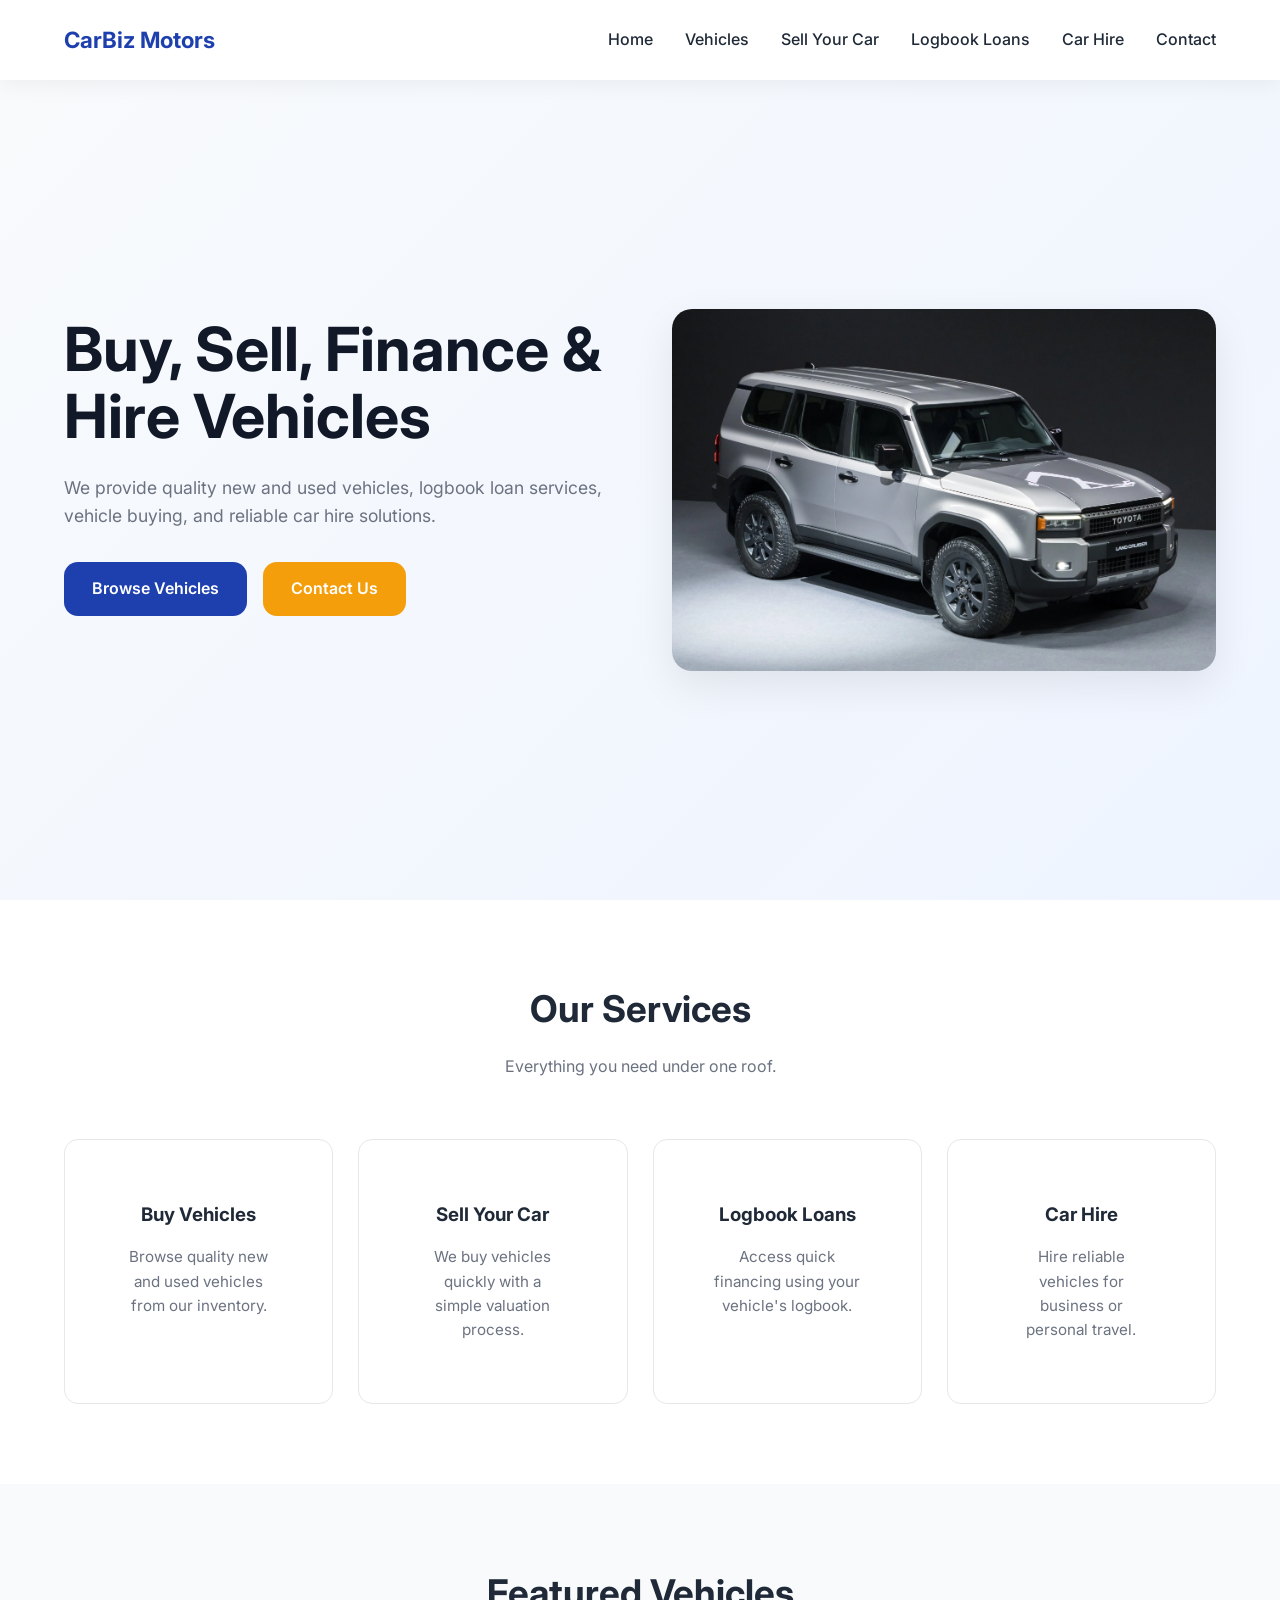
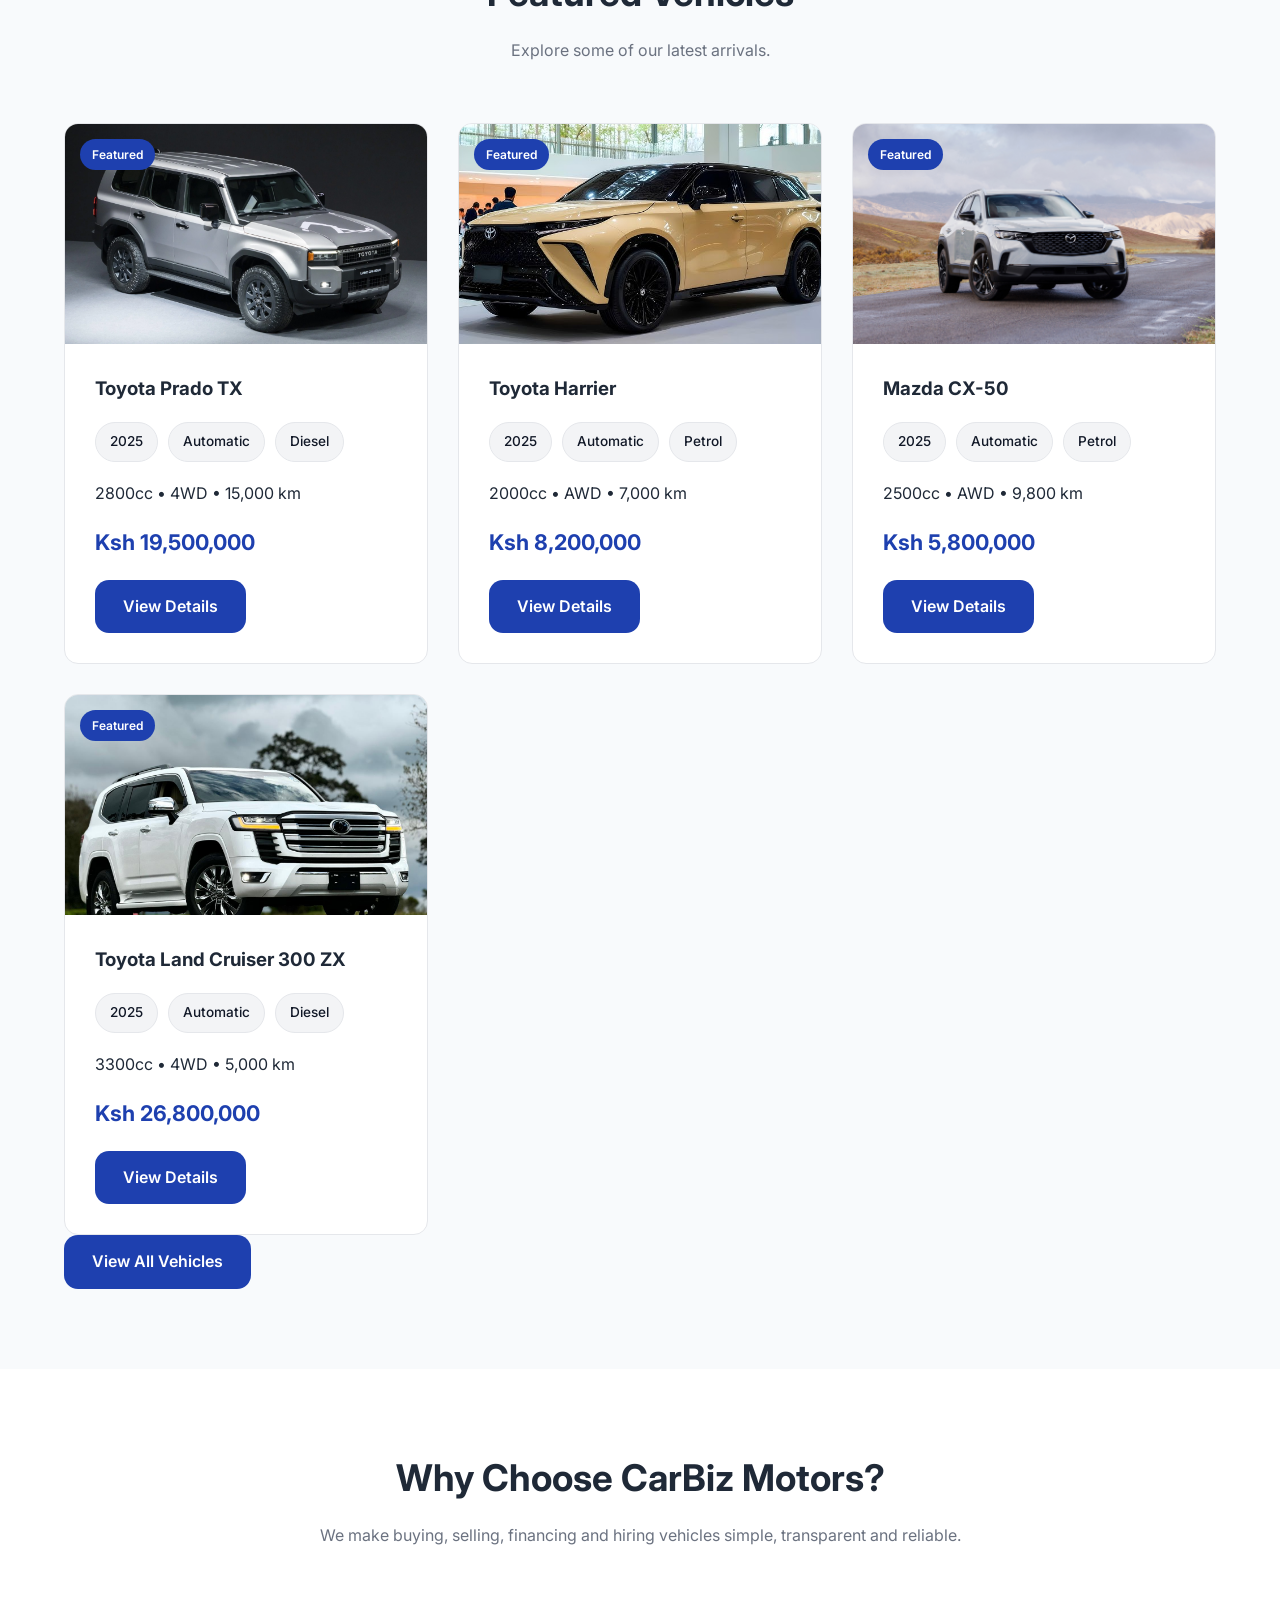
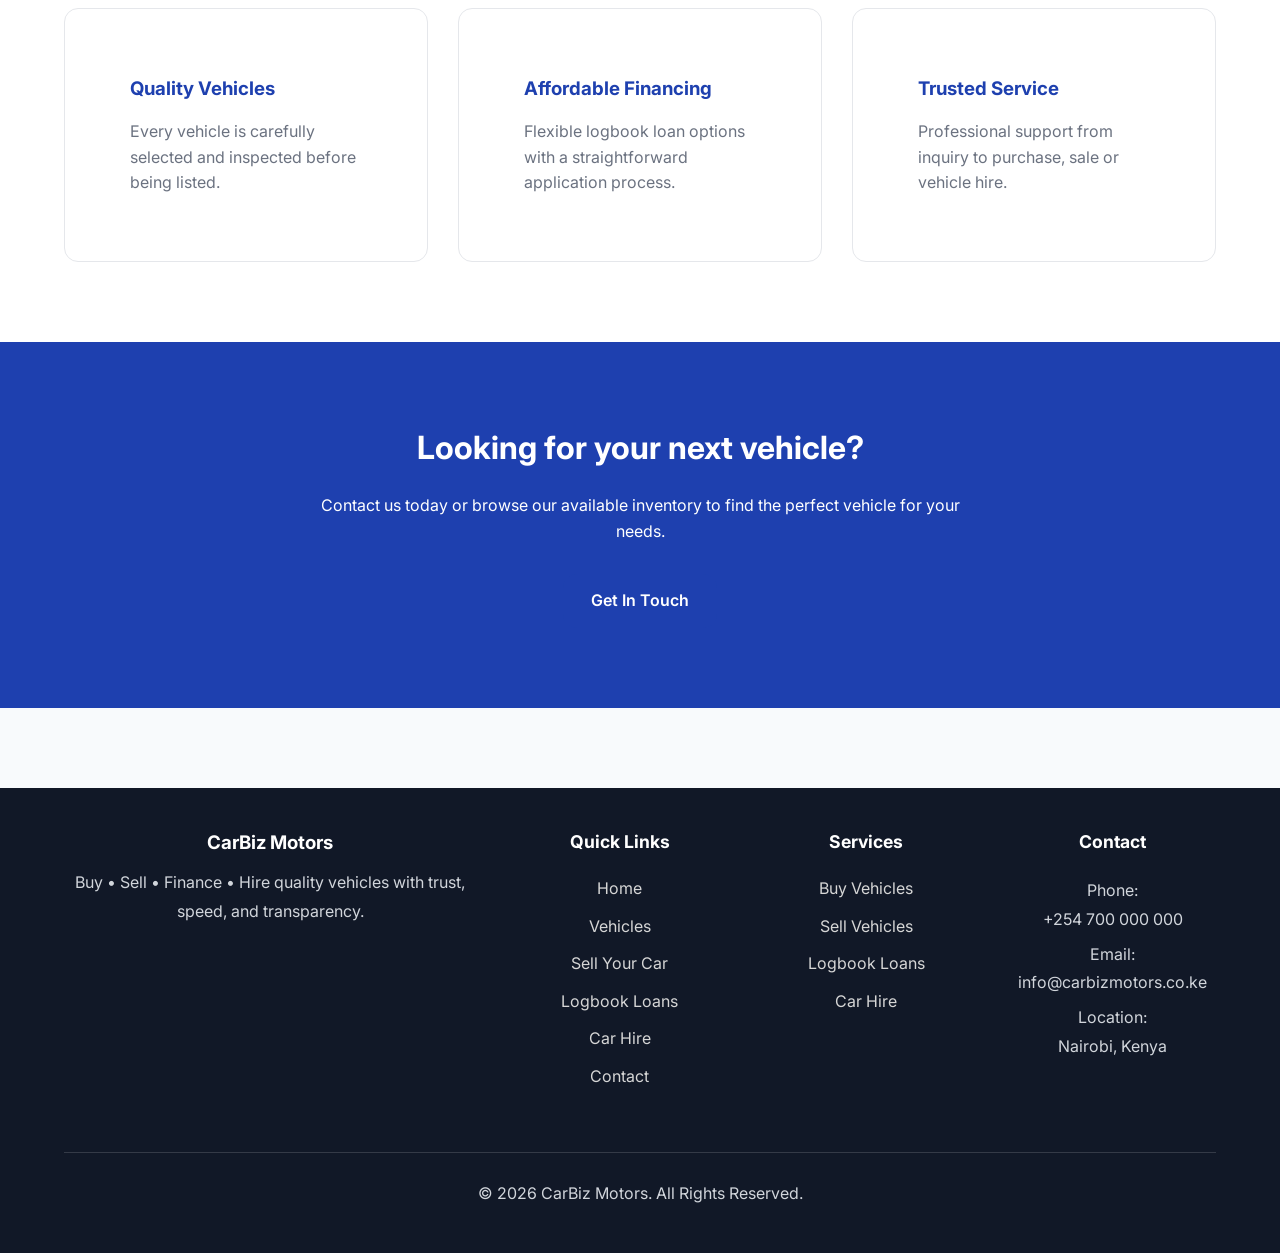
<file: index.html>
<!DOCTYPE html>
<html lang="en">
<head>
    <meta charset="UTF-8">
    <meta name="viewport"
          content="width=device-width, initial-scale=1.0">
    <title>CarBiz Motors</title>
    <!-- Google Font -->
    <link rel="preconnect"
          href="https://fonts.googleapis.com">
    <link rel="preconnect"
          href="https://fonts.gstatic.com"
          crossorigin>
    <link href="https://fonts.googleapis.com/css2?family=Inter:wght@300;400;500;600;700;800&display=swap"
          rel="stylesheet">
    <!-- CSS -->
    <link rel="stylesheet"
          href="css/style.css">
    <link rel="stylesheet"
          href="css/layout.css">
    <link rel="stylesheet"
          href="css/components.css">
    <link rel="stylesheet"
          href="css/pages.css">
    <link rel="stylesheet"
          href="css/responsive.css">
</head>
<body>
    <!-- ===========================
         NAVIGATION
    ============================ -->
    <div id="navbar"></div>
    <!-- ===========================
         HERO
    ============================ -->
    <section class="hero">
        <div class="container hero-container">
            <div class="hero-content">
                <h1>
                    Buy, Sell, Finance & Hire Vehicles
                </h1>
                <p>
                    We provide quality new and used vehicles,
                    logbook loan services, vehicle buying,
                    and reliable car hire solutions.
                </p>
                <div class="hero-buttons">
                    <a href="pages/vehicles.html"
   class="btn btn-primary">
    Browse Vehicles
</a>
                    <a href="pages/contact.html"
                       class="btn btn-secondary">
                        Contact Us
                    </a>
                </div>
            </div>
            <div class="hero-image">
                <img src="images/hero-car.webp"
                     alt="Hero Car">
            </div>
        </div>
    </section>
    <!-- ===========================
         SERVICES
    ============================ -->
    <section class="services">
        <div class="container">
            <div class="section-header">
                <h2 class="section-title">
                    Our Services
                </h2>
                <p class="section-subtitle">
                    Everything you need under one roof.
                </p>
            </div>
            <div class="services-grid">
                <div class="service-card content-card">
                    <div class="card-body">
                        <h3>
                            Buy Vehicles
                        </h3>
                        <p>
                            Browse quality new and used vehicles from our inventory.
                        </p>
                    </div>
                </div>
                <div class="service-card content-card">
                    <div class="card-body">
                        <h3>
                            Sell Your Car
                        </h3>
                        <p>
                            We buy vehicles quickly with a simple valuation process.
                        </p>
                    </div>
                </div>
                <div class="service-card content-card">
                    <div class="card-body">
                        <h3>
                            Logbook Loans
                        </h3>
                        <p>
                            Access quick financing using your vehicle's logbook.
                        </p>
                    </div>
                </div>
                <div class="service-card content-card">
                    <div class="card-body">
                        <h3>
                            Car Hire
                        </h3>
                        <p>
                            Hire reliable vehicles for business or personal travel.
                        </p>
                    </div>
                </div>
            </div>
        </div>
    </section>
    <!-- ===========================
     FEATURED VEHICLES
=========================== -->
<section class="featured-vehicles">
    <div class="container">
        <div class="section-header">
            <h2 class="section-title">
                Featured Vehicles
            </h2>
            <p class="section-subtitle">
                Explore some of our latest arrivals.
            </p>
        </div>
        <div
            id="featured-vehicles"
            class="vehicle-grid">
        </div>
        <div class="section-center">
            <a
                href="pages/vehicles.html"
                class="btn btn-primary">
                View All Vehicles
            </a>
        </div>
    </div>
</section>
    <!-- ===========================
         WHY CHOOSE US
    ============================ -->
    <section class="why-us">
        <div class="container">
            <div class="section-header">
                <h2 class="section-title">
                    Why Choose CarBiz Motors?
                </h2>
                <p class="section-subtitle">
                    We make buying, selling, financing and hiring vehicles simple,
                    transparent and reliable.
                </p>
            </div>
            <div class="why-grid">
                <div class="why-card content-card">
                    <div class="card-body">
                        <h3>
                            Quality Vehicles
                        </h3>
                        <p>
                            Every vehicle is carefully selected and inspected before
                            being listed.
                        </p>
                    </div>
                </div>
                <div class="why-card content-card">
                    <div class="card-body">
                        <h3>
                            Affordable Financing
                        </h3>
                        <p>
                            Flexible logbook loan options with a straightforward
                            application process.
                        </p>
                    </div>
                </div>
                <div class="why-card content-card">
                    <div class="card-body">
                        <h3>
                            Trusted Service
                        </h3>
                        <p>
                            Professional support from inquiry to purchase, sale or
                            vehicle hire.
                        </p>
                    </div>
                </div>
            </div>
        </div>
    </section>
    <!-- ===========================
         CALL TO ACTION
    ============================ -->
    <section class="cta">
        <div class="container">
            <h2>
                Looking for your next vehicle?
            </h2>
            <p>
                Contact us today or browse our available inventory to find the
                perfect vehicle for your needs.
            </p>
            <a href="#"
               class="btn btn-primary">
                Get In Touch
            </a>
        </div>
    </section>
    <!-- ===========================
         FOOTER
    ============================ -->
    <!-- ===========================
     FOOTER
=========================== -->
<div id="footer"></div>
    <script src="js/data/vehicles.js"></script>
<script src="js/components/vehicleCard.js"></script>
<script src="js/pages/home.js"></script>
<script src="js/main.js"></script>
<script src="js/components/components.js"></script>
</body>
</html>
</file>
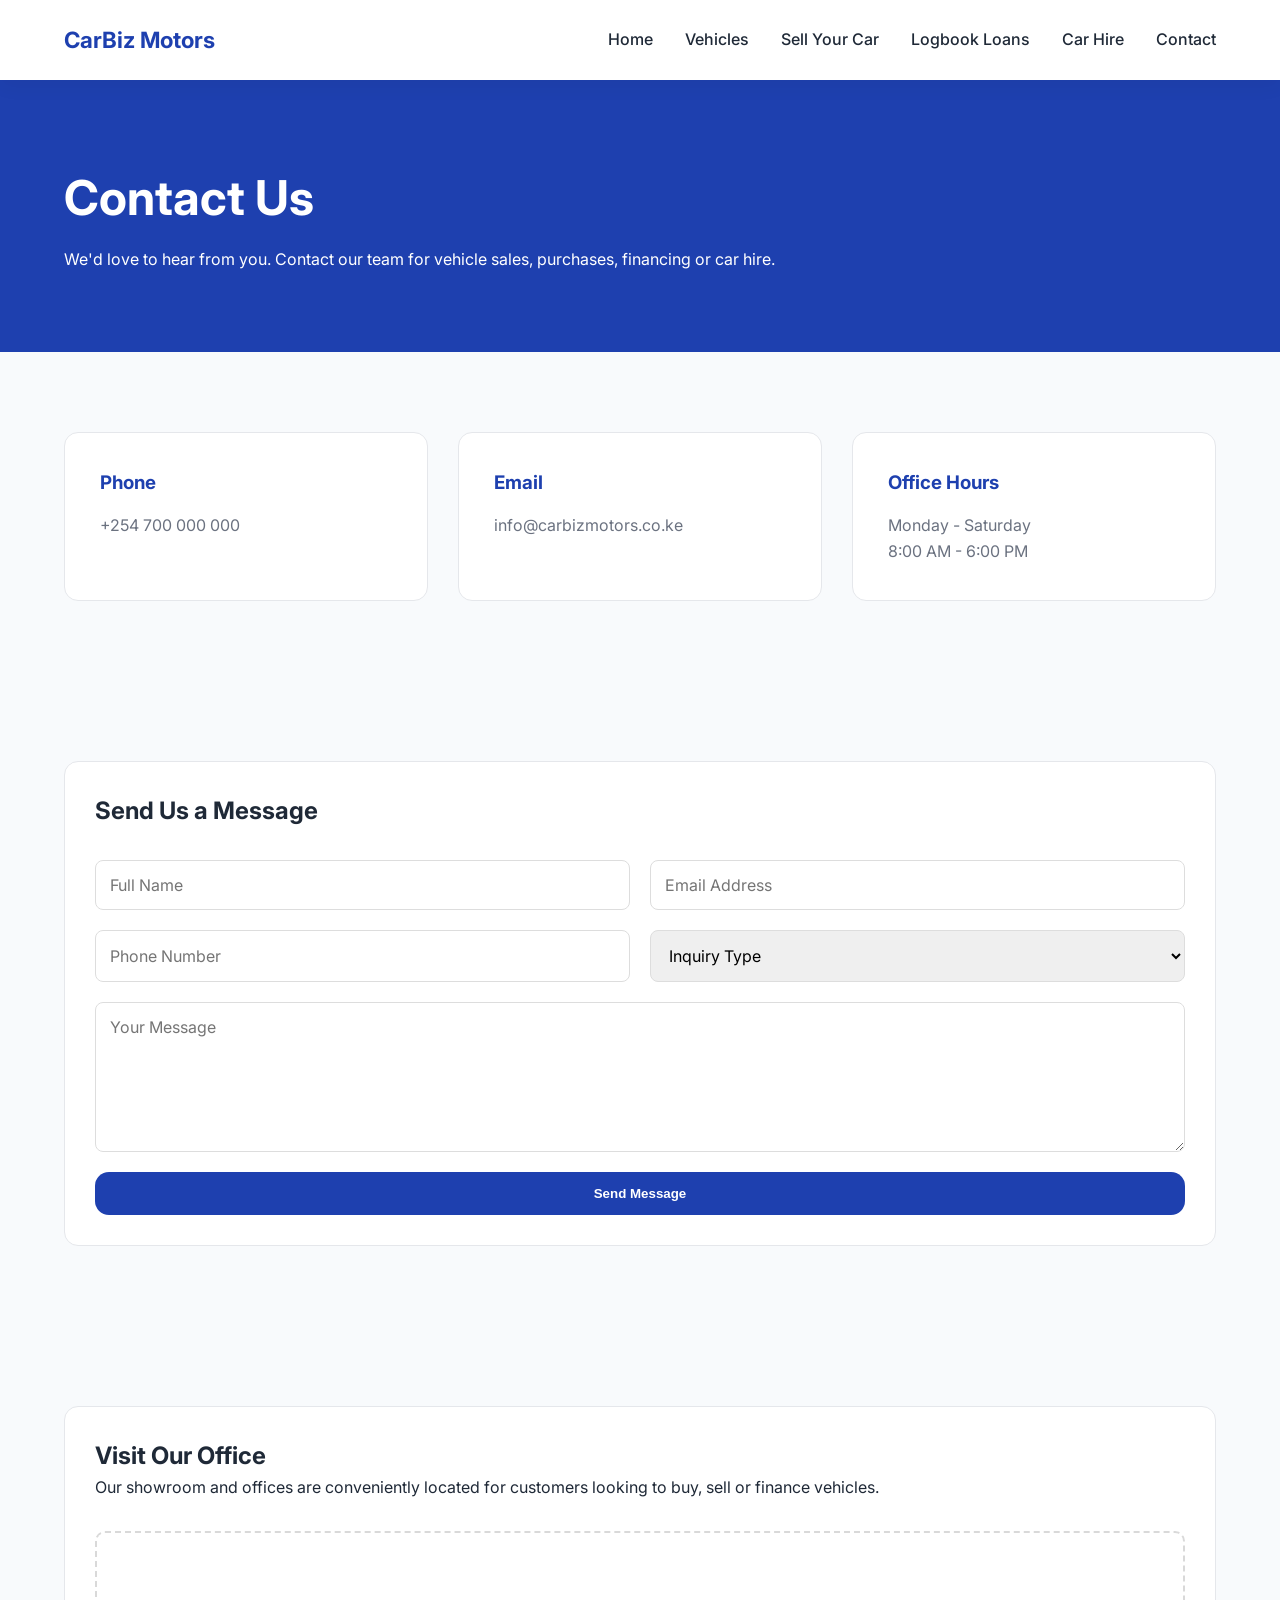
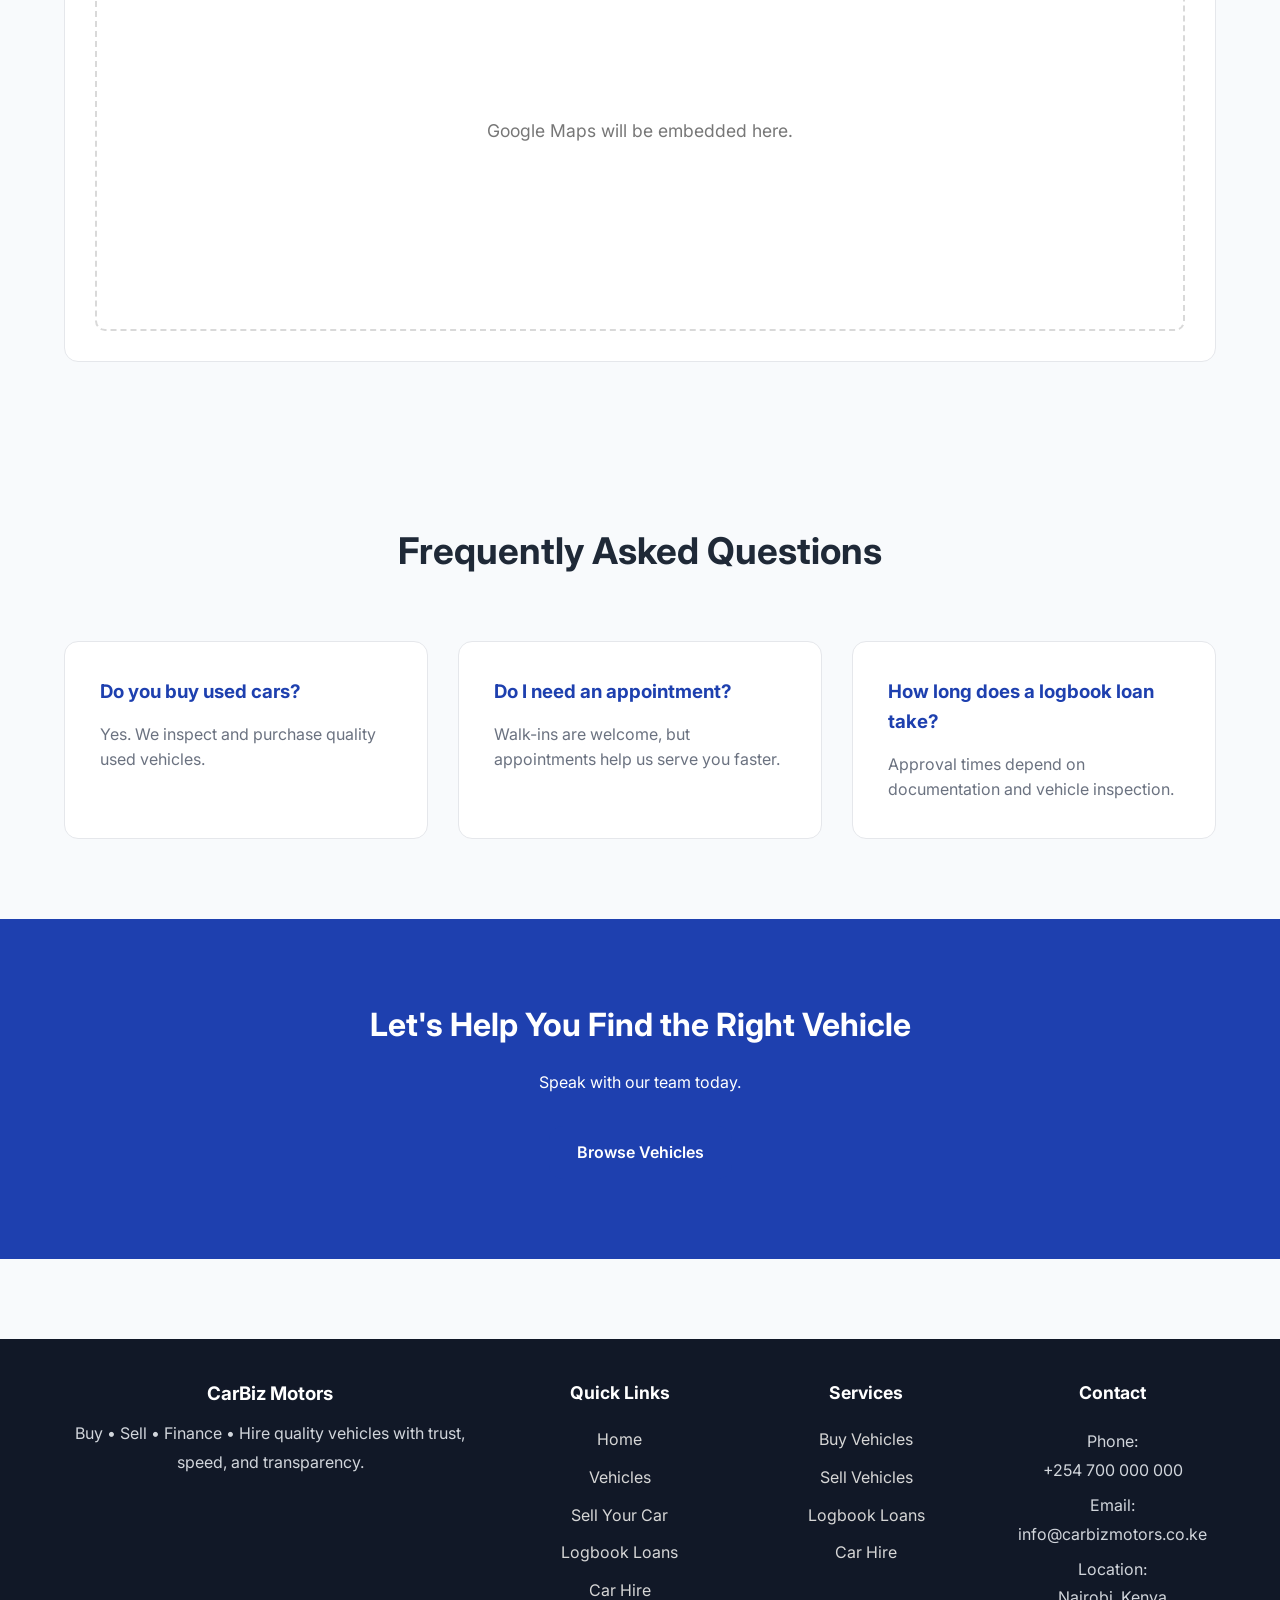
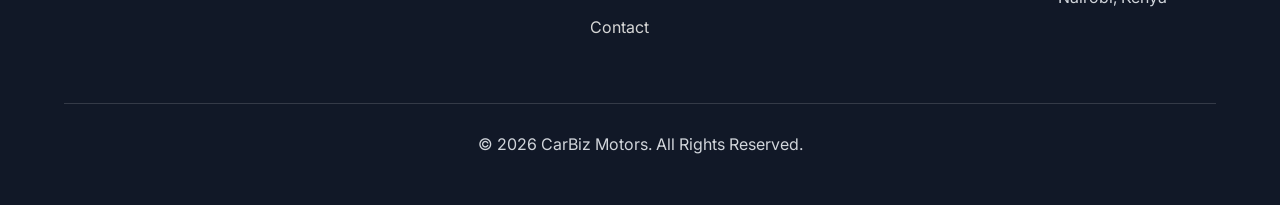
<file: pages/contact.html>
<!DOCTYPE html>
<html lang="en">
<head>
    <meta charset="UTF-8">
    <meta name="viewport"
          content="width=device-width, initial-scale=1.0">
    <title>Contact Us | CarBiz Motors</title>
    <!-- Google Fonts -->
    <link rel="preconnect"
          href="https://fonts.googleapis.com">
    <link rel="preconnect"
          href="https://fonts.gstatic.com"
          crossorigin>
    <link href="https://fonts.googleapis.com/css2?family=Inter:wght@300;400;500;600;700;800&display=swap"
          rel="stylesheet">
    <!-- CSS -->
    <link rel="stylesheet" href="../css/style.css">
    <link rel="stylesheet" href="../css/layout.css">
    <link rel="stylesheet" href="../css/components.css">
    <link rel="stylesheet" href="../css/pages.css">
    <link rel="stylesheet" href="../css/responsive.css">
</head>
<body>
    <!-- ===========================
         NAVIGATION
    ============================ -->
    <div id="navbar"></div>
    <!-- ===========================
         PAGE HEADER
    ============================ -->
    <section class="page-header">
        <div class="container">
            <h1>
                Contact Us
            </h1>
            <p>
                We'd love to hear from you. Contact our team for vehicle sales, purchases, financing or car hire.
            </p>
        </div>
    </section>
    <!-- ===========================
         CONTACT DETAILS
    ============================ -->
    <section class="page-content">
        <div class="container">
            <div class="why-grid">
                <div class="why-card">
                    <h3>Phone</h3>
                    <p>
                        +254 700 000 000
                    </p>
                </div>
                <div class="why-card">
                    <h3>Email</h3>
                    <p>
                        info@carbizmotors.co.ke
                    </p>
                </div>
                <div class="why-card">
                    <h3>Office Hours</h3>
                    <p>
                        Monday - Saturday<br>
                        8:00 AM - 6:00 PM
                    </p>
                </div>
            </div>
        </div>
    </section>
    <!-- ===========================
         CONTACT FORM
    ============================ -->
    <section class="page-content">
        <div class="container">
            <div class="content-card">
                <div class="card-body">
                    <h2>
                        Send Us a Message
                    </h2>
                    <form class="form-grid">
                        <input
                            type="text"
                            placeholder="Full Name"
                            required>
                        <input
                            type="email"
                            placeholder="Email Address"
                            required>
                        <input
                            type="tel"
                            placeholder="Phone Number"
                            required>
                        <select>
                            <option>Inquiry Type</option>
                            <option>Vehicle Purchase</option>
                            <option>Sell My Vehicle</option>
                            <option>Logbook Loan</option>
                            <option>Car Hire</option>
                            <option>General Inquiry</option>
                        </select>
                        <textarea
                            rows="6"
                            placeholder="Your Message"></textarea>
                        <button
                            class="btn btn-primary"
                            type="submit">
                            Send Message
                        </button>
                    </form>
                </div>
            </div>
        </div>
    </section>
    <!-- ===========================
         LOCATION
    ============================ -->
    <section class="page-content">
        <div class="container">
            <div class="content-card">
                <div class="card-body">
                    <h2>
                        Visit Our Office
                    </h2>
                    <p>
                        Our showroom and offices are conveniently located for customers looking to buy, sell or finance vehicles.
                    </p>
                    <div class="map-placeholder">
                        Google Maps will be embedded here.
                    </div>
                </div>
            </div>
        </div>
    </section>
    <!-- ===========================
         FAQ
    ============================ -->
    <section class="page-content">
        <div class="container">
            <div class="section-header">
                <h2 class="section-title">
                    Frequently Asked Questions
                </h2>
            </div>
            <div class="why-grid">
                <div class="why-card">
                    <h3>
                        Do you buy used cars?
                    </h3>
                    <p>
                        Yes. We inspect and purchase quality used vehicles.
                    </p>
                </div>
                <div class="why-card">
                    <h3>
                        Do I need an appointment?
                    </h3>
                    <p>
                        Walk-ins are welcome, but appointments help us serve you faster.
                    </p>
                </div>
                <div class="why-card">
                    <h3>
                        How long does a logbook loan take?
                    </h3>
                    <p>
                        Approval times depend on documentation and vehicle inspection.
                    </p>
                </div>
            </div>
        </div>
    </section>
    <!-- ===========================
         CTA
    ============================ -->
    <section class="cta">
        <div class="container">
            <h2>
                Let's Help You Find the Right Vehicle
            </h2>
            <p>
                Speak with our team today.
            </p>
            <a
                href="vehicles.html"
                class="btn btn-primary">
                Browse Vehicles
            </a>
        </div>
    </section>
    <!-- ===========================
         FOOTER
    ============================ -->
    <!-- ===========================
     FOOTER
=========================== -->
<div id="footer"></div>
    <script src="../js/main.js"></script>
    <script src="../js/components/components.js"></script>
</body>
</html>
</file>
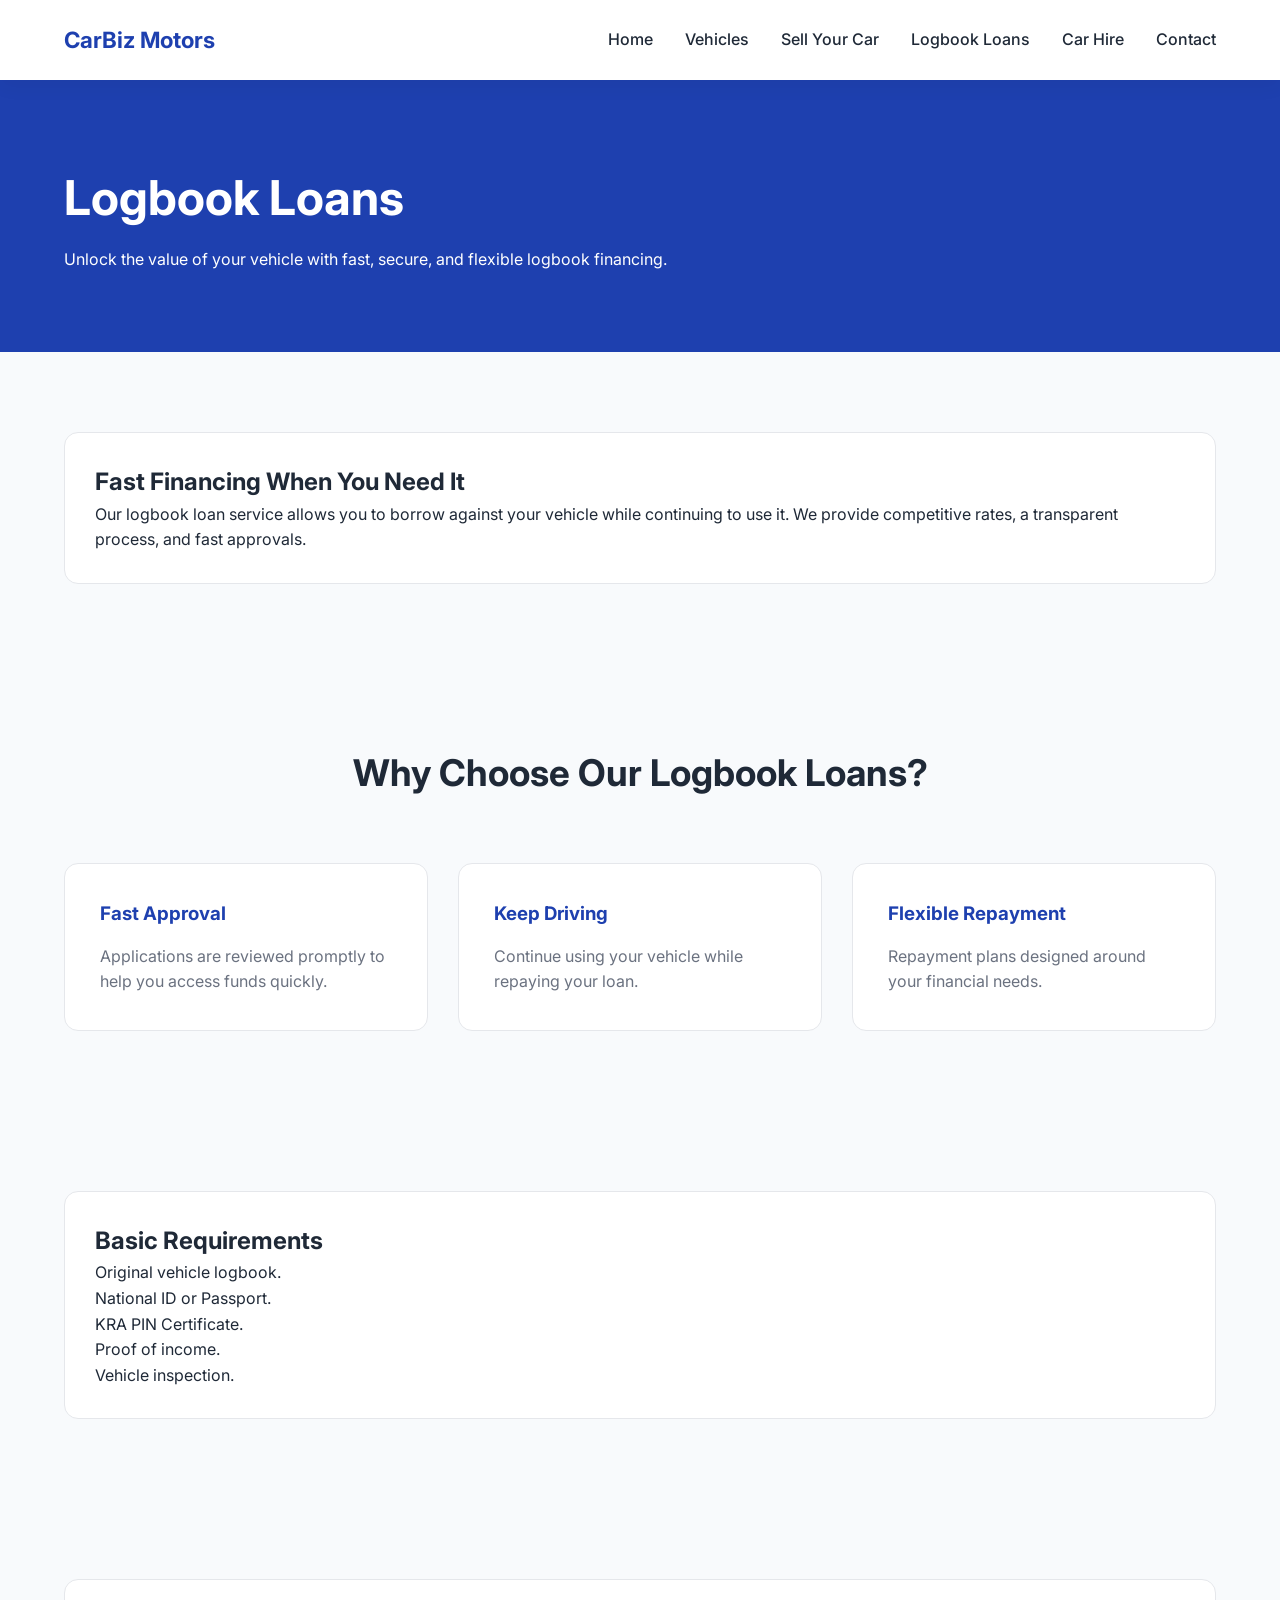
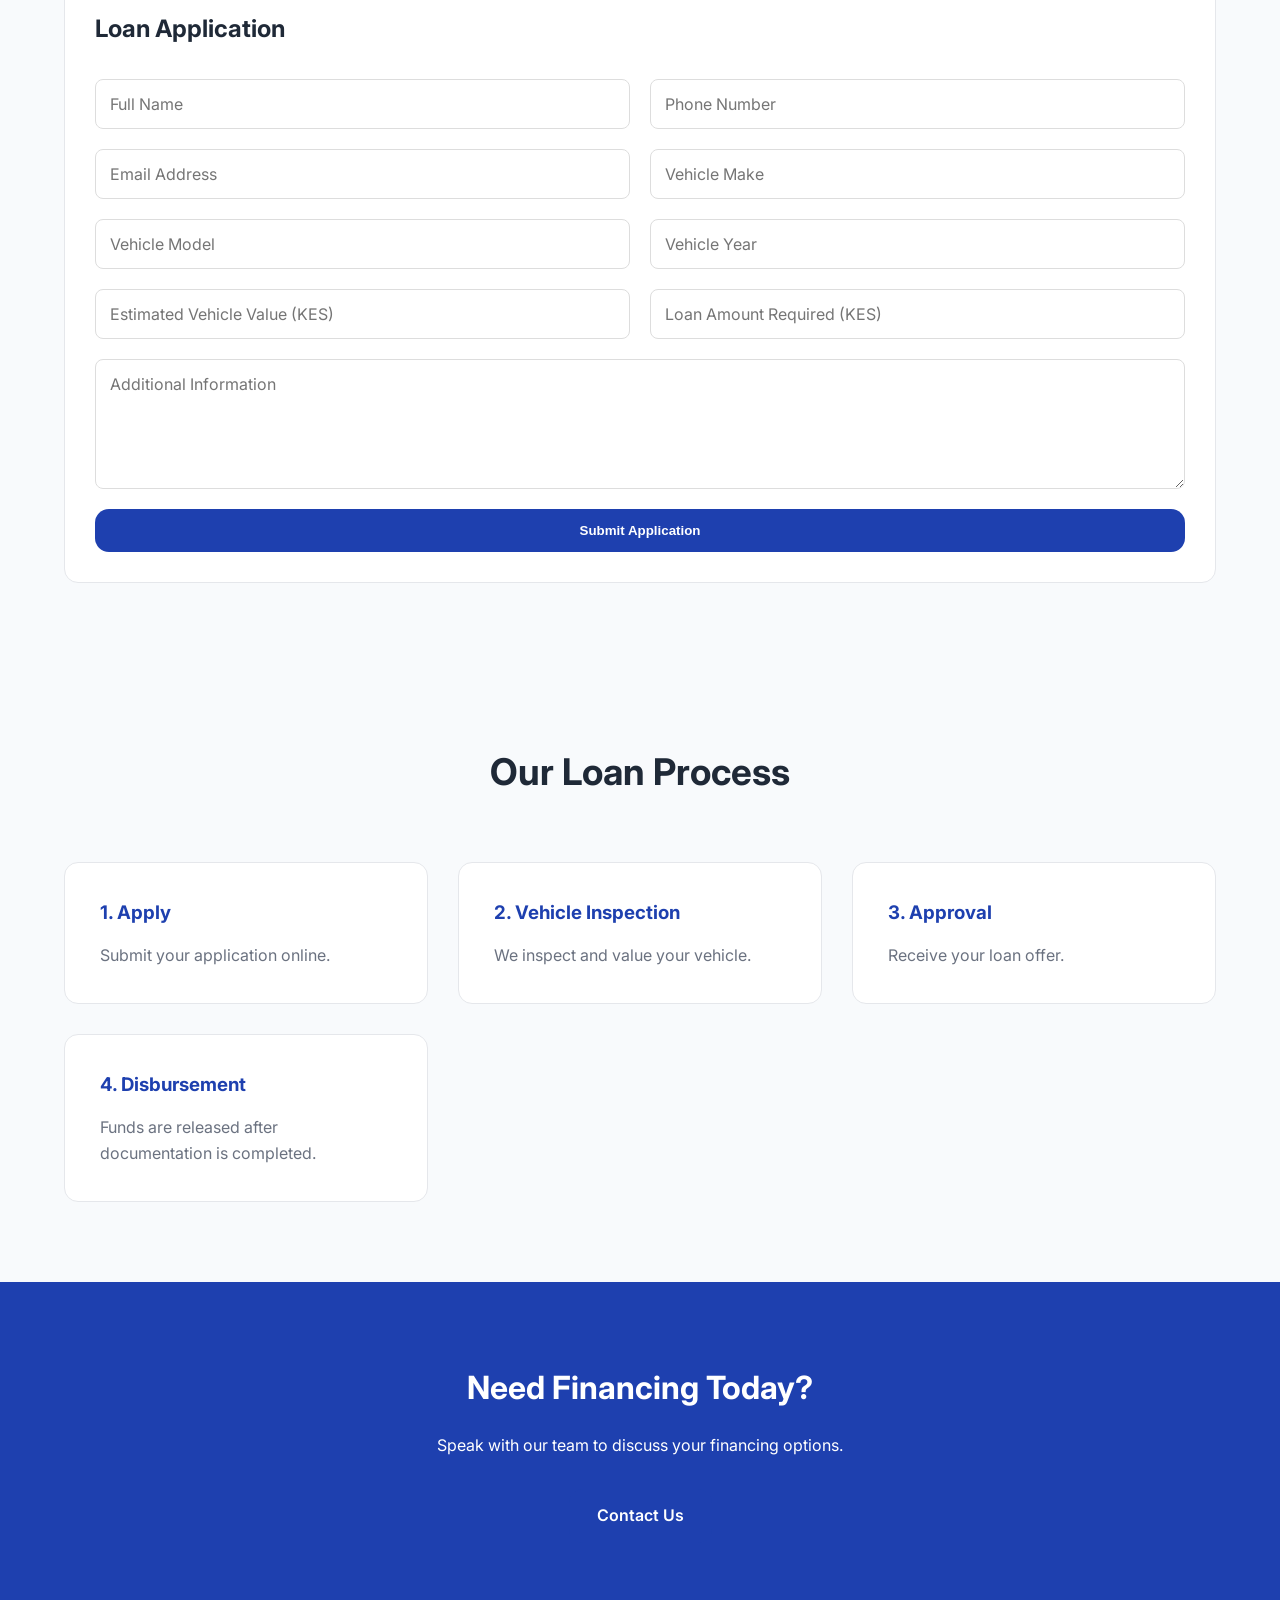
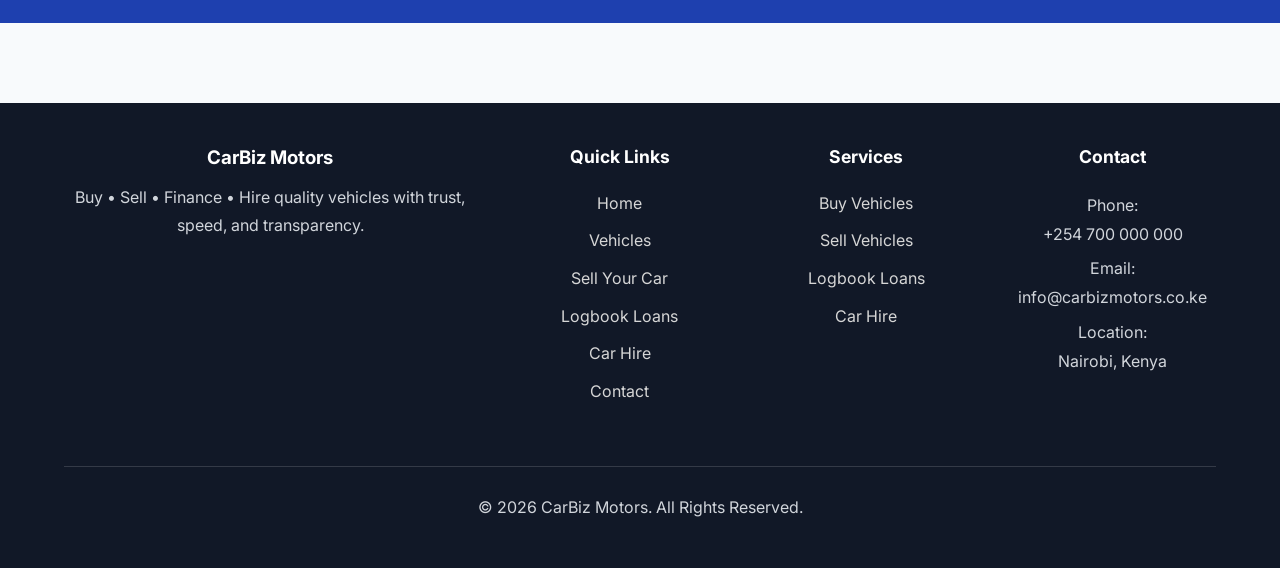
<file: pages/logbook-loans.html>
<!DOCTYPE html>
<html lang="en">
<head>
    <meta charset="UTF-8">
    <meta name="viewport"
          content="width=device-width, initial-scale=1.0">
    <title>Logbook Loans | CarBiz Motors</title>
    <!-- Google Fonts -->
    <link rel="preconnect"
          href="https://fonts.googleapis.com">
    <link rel="preconnect"
          href="https://fonts.gstatic.com"
          crossorigin>
    <link href="https://fonts.googleapis.com/css2?family=Inter:wght@300;400;500;600;700;800&display=swap"
          rel="stylesheet">
    <!-- CSS -->
    <link rel="stylesheet" href="../css/style.css">
    <link rel="stylesheet" href="../css/layout.css">
    <link rel="stylesheet" href="../css/components.css">
    <link rel="stylesheet" href="../css/pages.css">
    <link rel="stylesheet" href="../css/responsive.css">
</head>
<body>
    <!-- ===========================
         NAVIGATION
    ============================ -->
    <div id="navbar"></div>
    <!-- ===========================
         PAGE HEADER
    ============================ -->
    <section class="page-header">
        <div class="container">
            <h1>
                Logbook Loans
            </h1>
            <p>
                Unlock the value of your vehicle with fast, secure, and flexible logbook financing.
            </p>
        </div>
    </section>
    <!-- ===========================
         INTRODUCTION
    ============================ -->
    <section class="page-content">
        <div class="container">
            <div class="content-card">
                <div class="card-body">
                    <h2>
                        Fast Financing When You Need It
                    </h2>
                    <p>
                        Our logbook loan service allows you to borrow against your vehicle while continuing to use it. We provide competitive rates, a transparent process, and fast approvals.
                    </p>
                </div>
            </div>
        </div>
    </section>
    <!-- ===========================
         BENEFITS
    ============================ -->
    <section class="page-content">
        <div class="container">
            <div class="section-header">
                <h2 class="section-title">
                    Why Choose Our Logbook Loans?
                </h2>
            </div>
            <div class="why-grid">
                <div class="why-card">
                    <h3>Fast Approval</h3>
                    <p>
                        Applications are reviewed promptly to help you access funds quickly.
                    </p>
                </div>
                <div class="why-card">
                    <h3>Keep Driving</h3>
                    <p>
                        Continue using your vehicle while repaying your loan.
                    </p>
                </div>
                <div class="why-card">
                    <h3>Flexible Repayment</h3>
                    <p>
                        Repayment plans designed around your financial needs.
                    </p>
                </div>
            </div>
        </div>
    </section>
    <!-- ===========================
         REQUIREMENTS
    ============================ -->
    <section class="page-content">
        <div class="container">
            <div class="content-card">
                <div class="card-body">
                    <h2>
                        Basic Requirements
                    </h2>
                    <ul class="requirements-list">
                        <li>Original vehicle logbook.</li>
                        <li>National ID or Passport.</li>
                        <li>KRA PIN Certificate.</li>
                        <li>Proof of income.</li>
                        <li>Vehicle inspection.</li>
                    </ul>
                </div>
            </div>
        </div>
    </section>
    <!-- ===========================
         APPLICATION FORM
    ============================ -->
    <section class="page-content">
        <div class="container">
            <div class="content-card">
                <div class="card-body">
                    <h2>
                        Loan Application
                    </h2>
                    <form class="form-grid">
                        <input
                            type="text"
                            placeholder="Full Name"
                            required>
                        <input
                            type="tel"
                            placeholder="Phone Number"
                            required>
                        <input
                            type="email"
                            placeholder="Email Address">
                        <input
                            type="text"
                            placeholder="Vehicle Make">
                        <input
                            type="text"
                            placeholder="Vehicle Model">
                        <input
                            type="number"
                            placeholder="Vehicle Year">
                        <input
                            type="number"
                            placeholder="Estimated Vehicle Value (KES)">
                        <input
                            type="number"
                            placeholder="Loan Amount Required (KES)">
                        <textarea
                            rows="5"
                            placeholder="Additional Information"></textarea>
                        <button
                            type="submit"
                            class="btn btn-primary">
                            Submit Application
                        </button>
                    </form>
                </div>
            </div>
        </div>
    </section>
    <!-- ===========================
         LOAN PROCESS
    ============================ -->
    <section class="page-content">
        <div class="container">
            <div class="section-header">
                <h2 class="section-title">
                    Our Loan Process
                </h2>
            </div>
            <div class="why-grid">
                <div class="why-card">
                    <h3>1. Apply</h3>
                    <p>
                        Submit your application online.
                    </p>
                </div>
                <div class="why-card">
                    <h3>2. Vehicle Inspection</h3>
                    <p>
                        We inspect and value your vehicle.
                    </p>
                </div>
                <div class="why-card">
                    <h3>3. Approval</h3>
                    <p>
                        Receive your loan offer.
                    </p>
                </div>
                <div class="why-card">
                    <h3>4. Disbursement</h3>
                    <p>
                        Funds are released after documentation is completed.
                    </p>
                </div>
            </div>
        </div>
    </section>
    <!-- ===========================
         CTA
    ============================ -->
    <section class="cta">
        <div class="container">
            <h2>
                Need Financing Today?
            </h2>
            <p>
                Speak with our team to discuss your financing options.
            </p>
            <a href="contact.html"
               class="btn btn-primary">
                Contact Us
            </a>
        </div>
    </section>
    <!-- ===========================
         FOOTER
    ============================ -->
    <!-- ===========================
     FOOTER
=========================== -->
<div id="footer"></div>
    <script src="../js/main.js"></script>
    <script src="../js/components/components.js"></script>
</body>
</html>
</file>
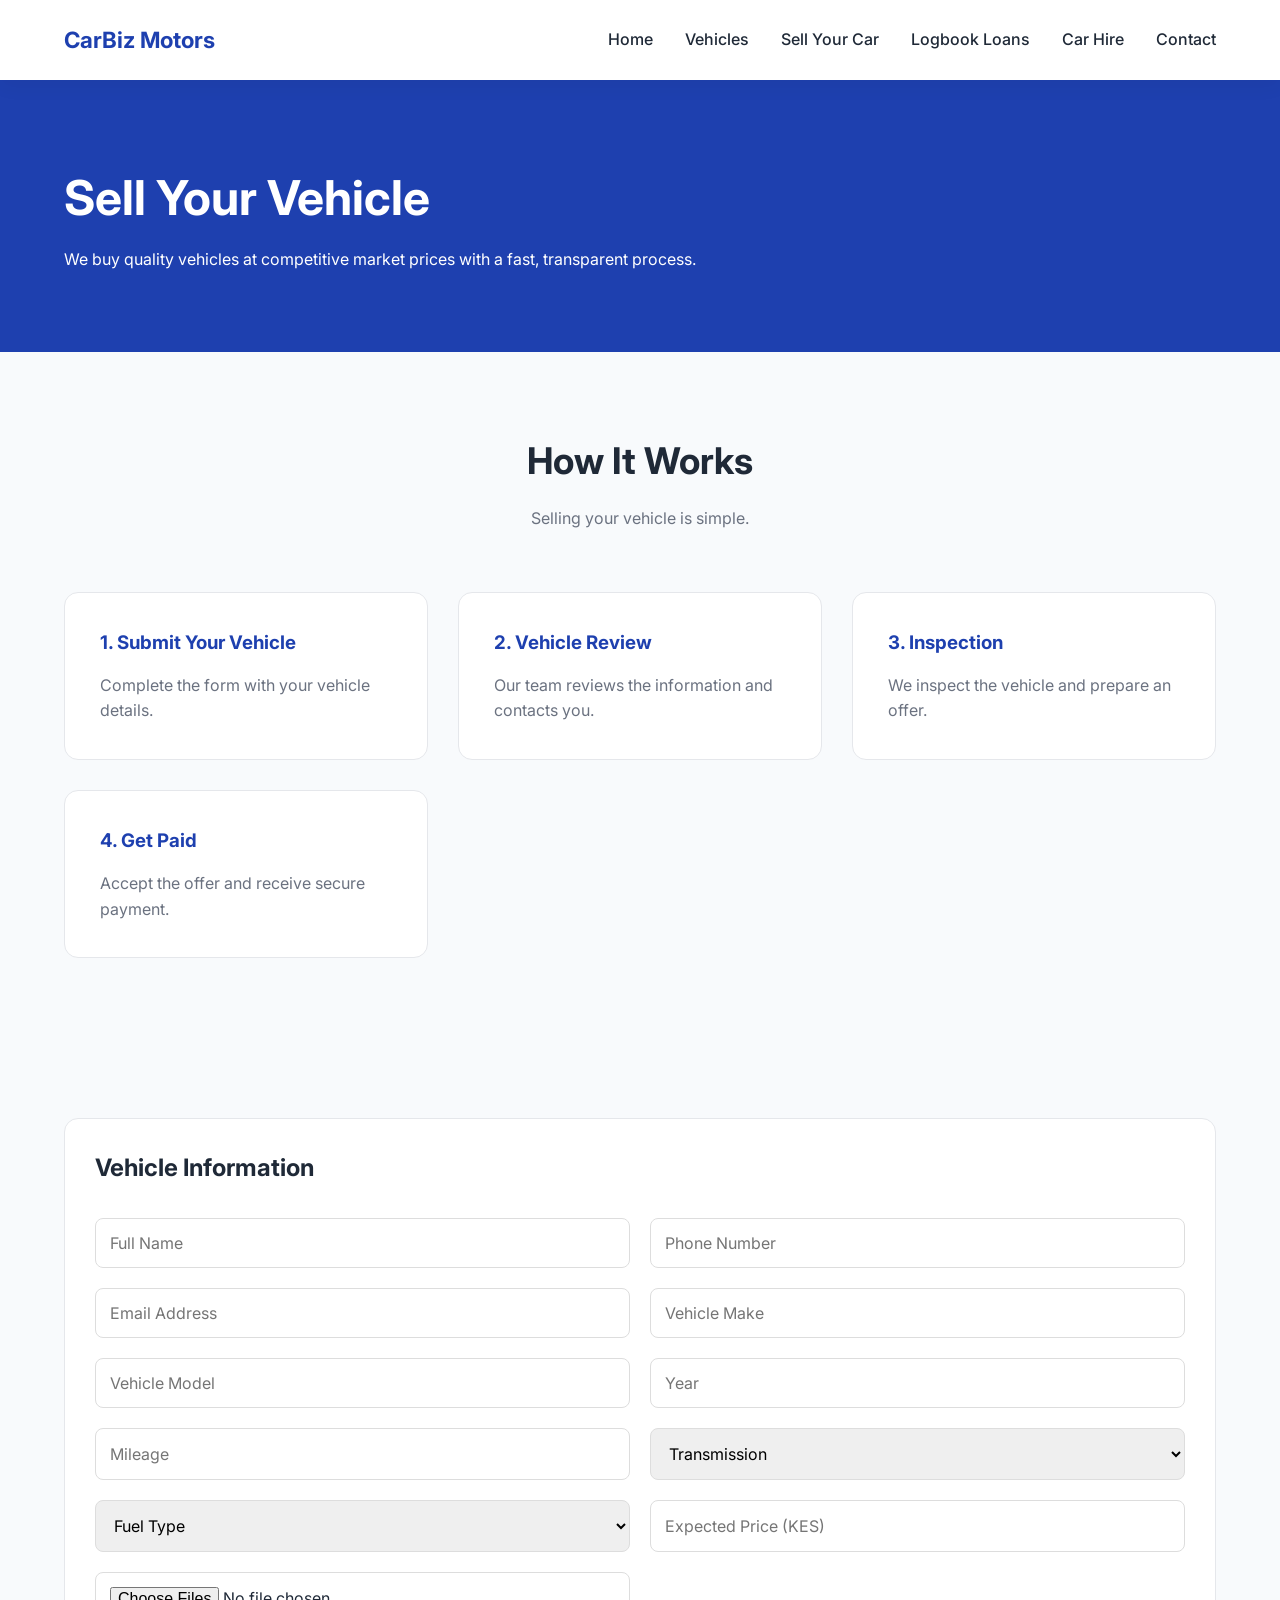
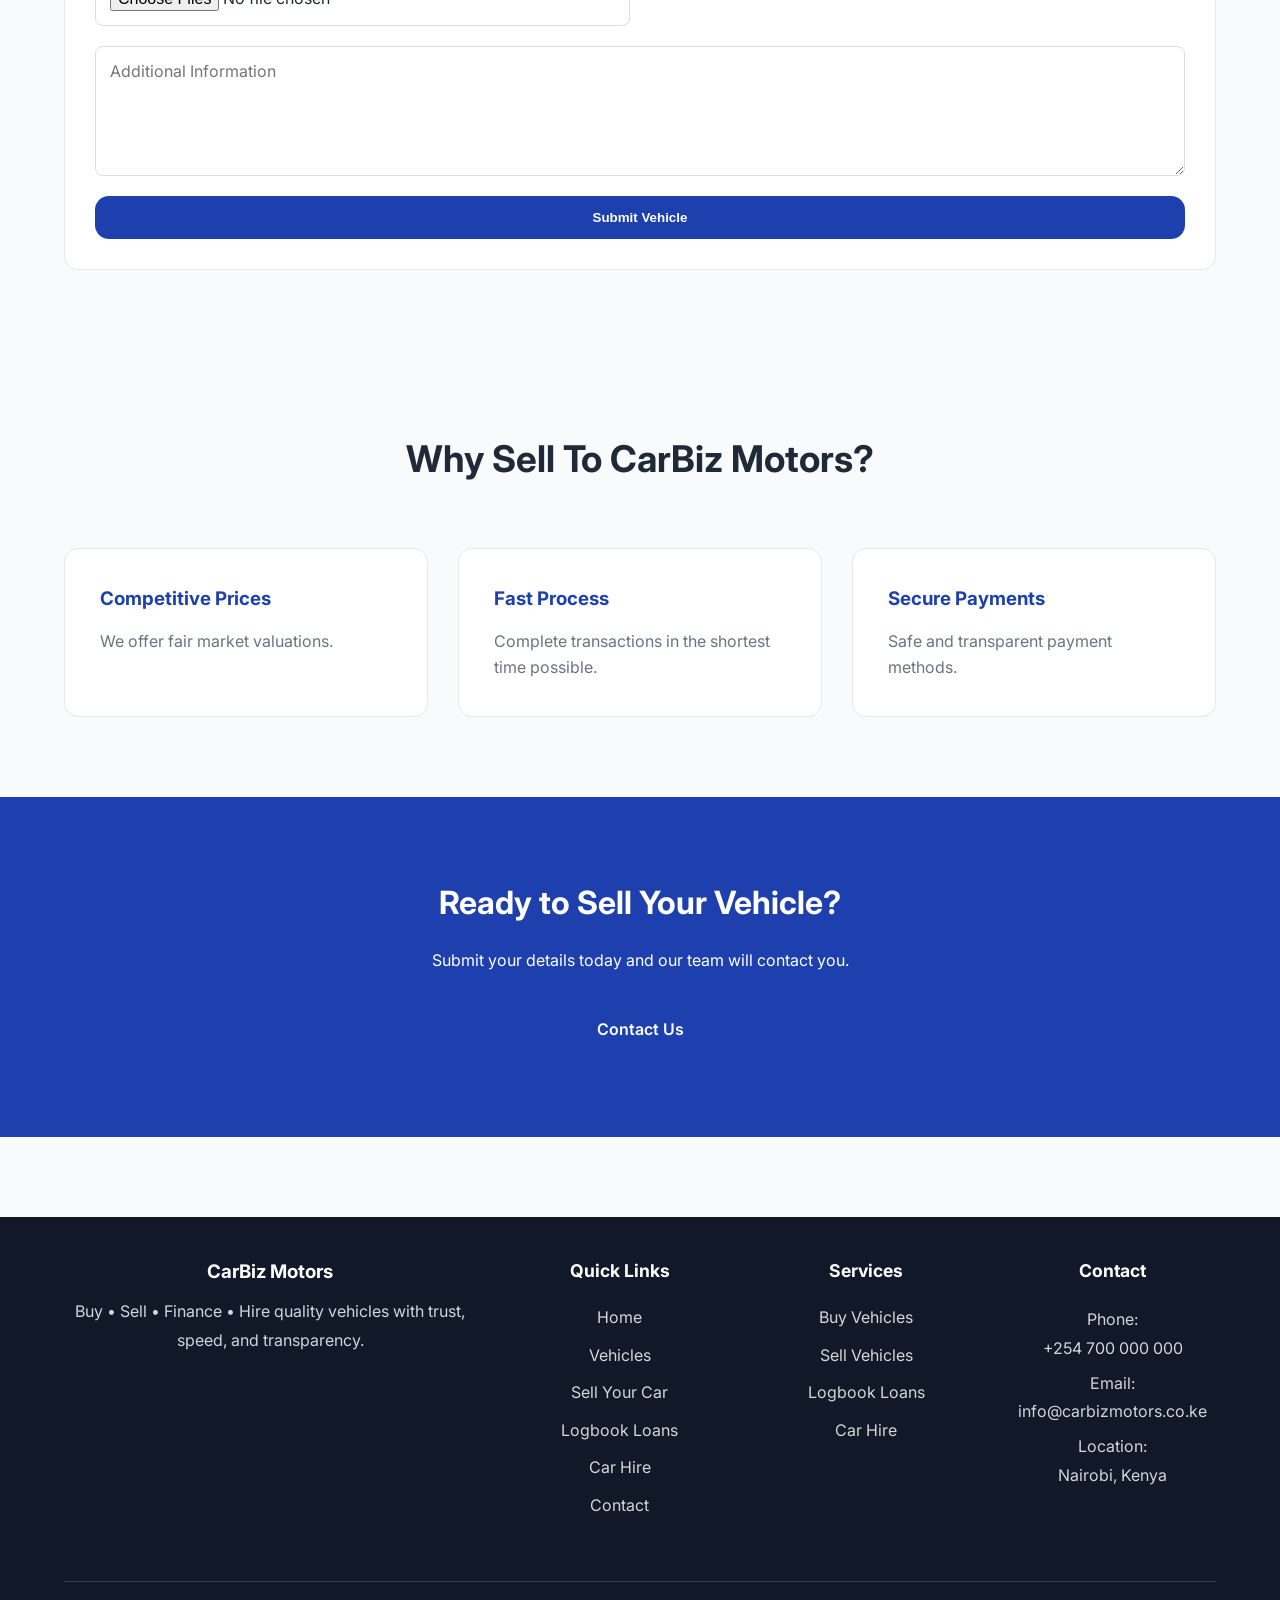
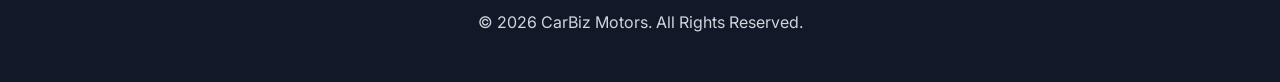
<file: pages/sell-your-car.html>
<!DOCTYPE html>
<html lang="en">
<head>
    <meta charset="UTF-8">
    <meta name="viewport"
          content="width=device-width, initial-scale=1.0">
    <title>Sell Your Car | CarBiz Motors</title>
    <!-- Google Fonts -->
    <link rel="preconnect"
          href="https://fonts.googleapis.com">
    <link rel="preconnect"
          href="https://fonts.gstatic.com"
          crossorigin>
    <link href="https://fonts.googleapis.com/css2?family=Inter:wght@300;400;500;600;700;800&display=swap"
          rel="stylesheet">
    <!-- CSS -->
    <link rel="stylesheet" href="../css/style.css">
    <link rel="stylesheet" href="../css/layout.css">
    <link rel="stylesheet" href="../css/components.css">
    <link rel="stylesheet" href="../css/pages.css">
    <link rel="stylesheet" href="../css/responsive.css">
</head>
<body>
    <!-- ===========================
         NAVIGATION
    ============================ -->
    <div id="navbar"></div>
    <!-- ===========================
         PAGE HEADER
    ============================ -->
    <section class="page-header">
        <div class="container">
            <h1>
                Sell Your Vehicle
            </h1>
            <p>
                We buy quality vehicles at competitive market prices with a fast, transparent process.
            </p>
        </div>
    </section>
    <!-- ===========================
         HOW IT WORKS
    ============================ -->
    <section class="page-content">
        <div class="container">
            <div class="section-header">
                <h2 class="section-title">
                    How It Works
                </h2>
                <p class="section-subtitle">
                    Selling your vehicle is simple.
                </p>
            </div>
            <div class="why-grid">
                <div class="why-card">
                    <h3>1. Submit Your Vehicle</h3>
                    <p>
                        Complete the form with your vehicle details.
                    </p>
                </div>
                <div class="why-card">
                    <h3>2. Vehicle Review</h3>
                    <p>
                        Our team reviews the information and contacts you.
                    </p>
                </div>
                <div class="why-card">
                    <h3>3. Inspection</h3>
                    <p>
                        We inspect the vehicle and prepare an offer.
                    </p>
                </div>
                <div class="why-card">
                    <h3>4. Get Paid</h3>
                    <p>
                        Accept the offer and receive secure payment.
                    </p>
                </div>
            </div>
        </div>
    </section>
    <!-- ===========================
         SELL FORM
    ============================ -->
    <section class="page-content">
        <div class="container">
            <div class="content-card">
                <div class="card-body">
                    <h2>
                        Vehicle Information
                    </h2>
                    <form class="form-grid">
                        <input
                            type="text"
                            placeholder="Full Name"
                            required>
                        <input
                            type="tel"
                            placeholder="Phone Number"
                            required>
                        <input
                            type="email"
                            placeholder="Email Address">
                        <input
                            type="text"
                            placeholder="Vehicle Make">
                        <input
                            type="text"
                            placeholder="Vehicle Model">
                        <input
                            type="number"
                            placeholder="Year">
                        <input
                            type="number"
                            placeholder="Mileage">
                        <select>
                            <option>Transmission</option>
                            <option>Automatic</option>
                            <option>Manual</option>
                        </select>
                        <select>
                            <option>Fuel Type</option>
                            <option>Petrol</option>
                            <option>Diesel</option>
                            <option>Hybrid</option>
                            <option>Electric</option>
                        </select>
                        <input
                            type="number"
                            placeholder="Expected Price (KES)">
                        <input
                            type="file"
                            multiple>
                        <textarea
                            rows="5"
                            placeholder="Additional Information"></textarea>
                        <button
                            type="submit"
                            class="btn btn-primary">
                            Submit Vehicle
                        </button>
                    </form>
                </div>
            </div>
        </div>
    </section>
    <!-- ===========================
         WHY SELL TO US
    ============================ -->
    <section class="page-content">
        <div class="container">
            <div class="section-header">
                <h2 class="section-title">
                    Why Sell To CarBiz Motors?
                </h2>
            </div>
            <div class="why-grid">
                <div class="why-card">
                    <h3>Competitive Prices</h3>
                    <p>
                        We offer fair market valuations.
                    </p>
                </div>
                <div class="why-card">
                    <h3>Fast Process</h3>
                    <p>
                        Complete transactions in the shortest time possible.
                    </p>
                </div>
                <div class="why-card">
                    <h3>Secure Payments</h3>
                    <p>
                        Safe and transparent payment methods.
                    </p>
                </div>
            </div>
        </div>
    </section>
    <!-- ===========================
         CTA
    ============================ -->
    <section class="cta">
        <div class="container">
            <h2>
                Ready to Sell Your Vehicle?
            </h2>
            <p>
                Submit your details today and our team will contact you.
            </p>
            <a
                href="contact.html"
                class="btn btn-primary">
                Contact Us
            </a>
        </div>
    </section>
    <!-- ===========================
         FOOTER
    ============================ -->
    <!-- ===========================
     FOOTER
=========================== -->
<div id="footer"></div>
    <script src="../js/main.js"></script>
    <script src="../js/components/components.js"></script>
</body>
</html>
</file>
<file: css/style.css>
/* ===================================================
   RESET
=================================================== */
* {
    margin: 0;
    padding: 0;
    box-sizing: border-box;
}
html {
    scroll-behavior: smooth;
}
body {
    font-family: 'Inter', sans-serif;
    background: #F8FAFC;
    color: #1F2937;
    line-height: 1.6;
}
img {
    width: 100%;
    display: block;
}
a {
    text-decoration: none;
    color: inherit;
}
ul {
    list-style: none;
}
button {
    border: none;
    cursor: pointer;
}
input,
textarea,
select {
    font-family: inherit;
}
/* ===================================================
   DESIGN SYSTEM
=================================================== */
:root {
    --primary: #1E40AF;
    --primary-light: #3B82F6;
    --secondary: #F59E0B;
    --success: #10B981;
    --danger: #EF4444;
    --dark: #111827;
    --gray: #6B7280;
    --light: #F8FAFC;
    --white: #FFFFFF;
    --border: #E5E7EB;
    --shadow:
        0 15px 40px rgba(0, 0, 0, .08);
    --radius: 14px;
    --transition: .3s ease;
}
/* ==========================================
   VEHICLE DETAILS PAGE
========================================== */
.vehicle-details-layout{
    display:grid;
    grid-template-columns:2fr 1fr;
    gap:40px;
    margin-bottom:60px;
}
.main-vehicle-image{
    width:100%;
    border-radius:var(--radius);
    display:block;
}
.gallery{
    display:grid;
    grid-template-columns:repeat(4,1fr);
    gap:15px;
    margin-top:20px;
}
.gallery img{
    width:100%;
    border-radius:var(--radius);
    cursor:pointer;
}
@media (max-width:900px){
    .vehicle-details-layout{
        grid-template-columns:1fr;
    }
    .gallery{
        grid-template-columns:repeat(2,1fr);
    }
}
</file>
<file: css/layout.css>
.container {
    width: min(1200px, 90%);
    margin-inline: auto;
}
section {
    padding: 80px 0;
}
.grid-2 {
    display: grid;
    grid-template-columns: repeat(2, 1fr);
    gap: 50px;
}
.grid-3 {
    display: grid;
    grid-template-columns: repeat(3, 1fr);
    gap: 30px;
}
.grid-4 {
    display: grid;
    grid-template-columns: repeat(4, 1fr);
    gap: 25px;
}
.section-title {
    font-size: 2.3rem;
    font-weight: 700;
    margin-bottom: 15px;
}
.section-subtitle {
    color: var(--gray);
    margin-bottom: 50px;
}
.page-content {
    padding: 80px 0;
}
/*==========================================
NAVIGATION
==========================================*/
.navbar{
    position:sticky;
    top:0;
    z-index:1000;
    background:#fff;
    box-shadow:0 2px 12px rgba(0,0,0,.05);
}
.navbar-container{
    display:flex;
    justify-content:space-between;
    align-items:center;
    min-height:80px;
}
.logo{
    font-size:1.6rem;
    font-weight:700;
    color:var(--primary);
    text-decoration:none;
}
.nav-links{
    display:flex;
    gap:2rem;
    list-style:none;
}
.nav-links a{
    text-decoration:none;
    color:var(--text-dark);
    font-weight:500;
    transition:.3s;
}
.nav-links a:hover{
    color:var(--primary);
}
.nav-links a.active{
    color:var(--primary);
}
.menu-toggle{
    display:none;
    cursor:pointer;
    font-size:2rem;
}
/*==========================================
FOOTER
==========================================*/
.footer{
    background:#111;
    color:#fff;
    margin-top:80px;
    padding:70px 0 25px;
}
.footer-grid{
    display:grid;
    grid-template-columns:2fr 1fr 1fr 1fr;
    gap:40px;
}
.footer h3{
    margin-bottom:20px;
}
.footer h4{
    margin-bottom:20px;
    font-size:1.1rem;
}
.footer p{
    color:#d6d6d6;
    line-height:1.8;
}
.footer-links{
    list-style:none;
    padding:0;
}
.footer-links li{
    margin-bottom:12px;
}
.footer-links a{
    color:#d6d6d6;
    text-decoration:none;
    transition:.3s;
}
.footer-links a:hover{
    color:#fff;
}
.footer-bottom{
    margin-top:50px;
    padding-top:20px;
    border-top:1px solid rgba(255,255,255,.15);
    text-align:center;
}
</file>
<file: css/components.css>
/* ===================================================
   BUTTONS
=================================================== */
.btn {
    display: inline-flex;
    justify-content: center;
    align-items: center;
    padding: 14px 28px;
    border-radius: var(--radius);
    font-weight: 600;
    transition: var(--transition);
}
.btn-primary {
    background: var(--primary);
    color: white;
}
.btn-primary:hover {
    background: var(--primary-light);
}
.btn-secondary {
    background: var(--secondary);
    color: white;
}
/* ===================================================
   CARD
=================================================== */
.card {
    background: white;
    border-radius: var(--radius);
    overflow: hidden;
    box-shadow: var(--shadow);
}
/* ===================================================
   NAVBAR
=================================================== */
.navbar {
    background: var(--white);
    position: sticky;
    top: 0;
    z-index: 1000;
    box-shadow: 0 5px 20px rgba(0,0,0,.05);
}
.navbar-container {
    height: 80px;
    display: flex;
    align-items: center;
    justify-content: space-between;
}
.logo {
    display: flex;
    align-items: center;
    gap: .75rem;
    font-size: 1.4rem;
    font-weight: 700;
    color: var(--primary);
}
.logo-icon {
    font-size: 2rem;
}
.nav-links {
    display: flex;
    align-items: center;
    gap: 2rem;
}
.nav-links a {
    font-weight: 500;
    transition: var(--transition);
}
.nav-links a:hover {
    color: var(--primary);
}
/* ===================================================
   FOOTER
=================================================== */
.footer {
    background: var(--dark);
    color: var(--white);
    text-align: center;
    padding: 50px 0;
}
.footer h2 {
    margin-bottom: 10px;
}
.footer p {
    color: #D1D5DB;
    margin-bottom: 20px;
}
/* ===================================================
   STAT CARD
=================================================== */
.stat-card {
    background: white;
    padding: 1.5rem;
    border-radius: var(--radius);
    box-shadow: var(--shadow);
    min-width: 150px;
}
.stat-card h2 {
    color: var(--primary);
    margin-bottom: .4rem;
    font-size: 2rem;
}
.stat-card p {
    color: var(--gray);
    font-size: .95rem;
}
/* ==========================================
   FOOTER
========================================== */
.footer{
    background:#111827;
    color:#fff;
    text-align:center;
    padding:40px 0;
}
.footer h3{
    margin-bottom:10px;
}
.footer p{
    color:#d1d5db;
    margin:6px 0;
}
/* ==========================================
   SECTION HEADER
========================================== */
.section-header{
    text-align:center;
    margin-bottom:60px;
}
.section-header .section-title{
    margin-bottom:15px;
}
.section-header .section-subtitle{
    max-width:700px;
    margin:auto;
    color:var(--gray);
}
/* ==========================================
   CONTENT CARD
========================================== */
.content-card{
    background:#fff;
    border:1px solid var(--border);
    border-radius:var(--radius);
    overflow:hidden;
    transition:var(--transition);
}
.content-card:hover{
    box-shadow:var(--shadow);
}
.card-body{
    padding:30px;
}
/* ==========================================
   PAGE HEADER
========================================== */
.page-header {
    background: var(--primary);
    color: var(--white);
    padding: 80px 0;
}
.page-header h1 {
    font-size: 3rem;
    margin-bottom: 10px;
}
.breadcrumb {
    color: rgba(255,255,255,.8);
}
.breadcrumb a {
    color: inherit;
}
.breadcrumb span {
    margin: 0 .5rem;
}
/* ==========================================
   BADGES
========================================== */
.badge-group{
    display:flex;
    flex-wrap:wrap;
    gap:10px;
    margin:18px 0;
}
.badge{
    display:inline-flex;
    align-items:center;
    justify-content:center;
    padding:8px 14px;
    background:#f3f4f6;
    border:1px solid var(--border);
    border-radius:999px;
    font-size:.85rem;
    font-weight:500;
    color:var(--dark);
}
/* ==========================================
   SPECIFICATION LIST
========================================== */
.spec-list{
    border:1px solid var(--border);
    border-radius:var(--radius);
    overflow:hidden;
}
.spec-row{
    display:flex;
    justify-content:space-between;
    padding:16px 20px;
    border-bottom:1px solid var(--border);
}
.spec-row:last-child{
    border-bottom:none;
}
.spec-label{
    font-weight:600;
    color:var(--gray);
}
.spec-value{
    font-weight:500;
    color:var(--dark);
}
/* ==========================================
   FEATURE TAGS
========================================== */
.feature-list{
    display:flex;
    flex-wrap:wrap;
    gap:12px;
}
.feature-item{
    padding:10px 18px;
    border-radius:999px;
    border:1px solid var(--border);
    background:#f9fafb;
}
/* ==========================================
   VEHICLE CARD
========================================== */
.vehicle-card{
    overflow:hidden;
    transition:.3s ease;
}
.vehicle-card:hover{
    transform:translateY(-6px);
}
.vehicle-image-wrapper{
    position:relative;
}
.vehicle-image{
    width:100%;
    height:240px;
    object-fit:cover;
    display:block;
}
.featured-badge{
    position:absolute;
    top:15px;
    left:15px;
    background:var(--primary);
    color:#fff;
    padding:6px 12px;
    border-radius:30px;
    font-size:.75rem;
    font-weight:600;
}
.vehicle-specs{
    margin:18px 0;
    color:var(--text-light);
    line-height:1.7;
}
.vehicle-price{
    margin-bottom:20px;
    color:var(--primary);
    font-size:1.35rem;
}
</file>
<file: css/pages.css>
/* ===================================================
   HERO SECTION
=================================================== */
.hero {
    min-height: calc(100vh - 80px);
    display: flex;
    align-items: center;
    background: linear-gradient(
        135deg,
        #f8fafc,
        #eef4ff
    );
}
.hero-container {
    display: grid;
    grid-template-columns: 1fr 1fr;
    gap: 4rem;
    align-items: center;
}
.hero-tag {
    display: inline-block;
    padding: .6rem 1rem;
    background: rgba(30, 64, 175, .1);
    color: var(--primary);
    border-radius: 50px;
    font-size: .9rem;
    font-weight: 600;
    margin-bottom: 1.5rem;
}
.hero h1 {
    font-size: 3.8rem;
    line-height: 1.1;
    margin-bottom: 1.5rem;
    color: var(--dark);
}
.hero p {
    font-size: 1.1rem;
    color: var(--gray);
    margin-bottom: 2rem;
    max-width: 550px;
}
.hero-buttons {
    display: flex;
    gap: 1rem;
    margin-bottom: 3rem;
}
.hero-image img {
    border-radius: 20px;
    box-shadow: var(--shadow);
}
.hero-stats {
    display: flex;
    gap: 1.5rem;
}
/* ==========================================
   SERVICES
========================================== */
.services{
    background:white;
}
.services-grid{
    display:grid;
    grid-template-columns:repeat(4,1fr);
    gap:25px;
}
.service-card{
    background:#fff;
    padding:30px;
    border-radius:var(--radius);
    border:1px solid var(--border);
    text-align:center;
    transition:var(--transition);
}
.service-card:hover{
    transform:translateY(-5px);
    box-shadow:var(--shadow);
}
.service-icon{
    font-size:3rem;
    margin-bottom:20px;
}
.service-card h3{
    margin-bottom:15px;
}
.service-card p{
    color:var(--gray);
    font-size:.95rem;
}
/* ==========================================
   FEATURED VEHICLES
========================================== */
.featured-vehicles{
    background:#f8fafc;
}
.vehicle-grid{
    display:grid;
    grid-template-columns:repeat(3,1fr);
    gap:30px;
}
.vehicle-card{
    background:white;
    border:1px solid var(--border);
    border-radius:var(--radius);
    overflow:hidden;
}
.vehicle-card img{
    width:100%;
    height:220px;
    object-fit:cover;
}
.vehicle-info{
    padding:25px;
}
.vehicle-info h3{
    margin-bottom:10px;
}
.vehicle-info p{
    color:var(--gray);
    margin-bottom:15px;
}
.vehicle-info h4{
    color:var(--primary);
    margin-bottom:20px;
}
/* ==========================================
   WHY CHOOSE US
========================================== */
.why-us{
    background:#ffffff;
}
.why-grid{
    display:grid;
    grid-template-columns:repeat(3,1fr);
    gap:30px;
}
.why-card{
    padding:35px;
    border:1px solid var(--border);
    border-radius:var(--radius);
    background:#fff;
}
.why-card h3{
    margin-bottom:15px;
    color:var(--primary);
}
.why-card p{
    color:var(--gray);
}
/* ==========================================
   CALL TO ACTION
========================================== */
.cta{
    background:var(--primary);
    color:#fff;
    text-align:center;
}
.cta h2{
    font-size:2rem;
    margin-bottom:20px;
}
.cta p{
    max-width:650px;
    margin:0 auto 30px;
}
/* ==========================================
   VEHICLES PAGE
========================================== */
.vehicle-filters{
    display:grid;
    grid-template-columns:2fr 1fr 1fr auto;
    gap:20px;
    margin-bottom:40px;
}
.vehicle-filters input,
.vehicle-filters select{
    padding:14px;
    border:1px solid var(--border);
    border-radius:var(--radius);
    font:inherit;
}
.results-header{
    margin-bottom:30px;
}
.pagination{
    margin-top:50px;
    display:flex;
    justify-content:center;
    gap:15px;
}
/* ==========================================
   VEHICLE FILTERS
========================================== */
.vehicle-filters{
    display:grid;
    grid-template-columns:2fr 1fr 1fr 1fr;
    gap:20px;
    margin-bottom:40px;
}
.vehicle-filters input,
.vehicle-filters select{
    padding:14px;
    border:1px solid var(--border);
    border-radius:var(--radius);
    font-size:1rem;
}
.results-header{
    margin-bottom:30px;
}
/* ==========================================
   FORMS
========================================== */
.form-grid{
    display:grid;
    grid-template-columns:repeat(2,1fr);
    gap:20px;
    margin-top:30px;
}
.form-grid input,
.form-grid select,
.form-grid textarea{
    width:100%;
    padding:14px;
    border:1px solid #ddd;
    border-radius:8px;
    font-size:1rem;
    font-family:inherit;
}
.form-grid textarea{
    grid-column:1 / -1;
    resize:vertical;
}
.form-grid button{
    grid-column:1 / -1;
}
/* ==========================================
   MAP PLACEHOLDER
========================================== */
.map-placeholder{
    width:100%;
    height:400px;
    border:2px dashed #d9d9d9;
    border-radius:10px;
    display:flex;
    justify-content:center;
    align-items:center;
    font-size:1.1rem;
    color:#777;
    margin-top:30px;
}
</file>
<file: css/responsive.css>
@media (max-width: 992px) {
    .grid-2,
    .grid-3,
    .grid-4,
    .hero-container {
        grid-template-columns: 1fr;
    }
    .hero {
        text-align: center;
    }
    .hero h1 {
        font-size: 2.6rem;
    }
    .hero-buttons {
        justify-content: center;
        flex-wrap: wrap;
    }
    .hero-stats {
        justify-content: center;
        flex-wrap: wrap;
    }
    .nav-links {
        display: none;
    }
    .services-grid{
    grid-template-columns:1fr;
}
.vehicle-grid{
    grid-template-columns:1fr;
}
.why-grid{
    grid-template-columns:1fr;
}
.vehicle-filters{
    grid-template-columns:1fr;
}
}
/*==========================================
TABLETS & PHONES
==========================================*/
@media(max-width:900px){
    .menu-toggle{
        display:block;
    }
    .nav-links{
        position:absolute;
        top:80px;
        left:0;
        width:100%;
        background:#fff;
        flex-direction:column;
        gap:0;
        display:none;
        box-shadow:0 10px 25px rgba(0,0,0,.08);
    }
    .nav-links.show{
        display:flex;
    }
    .nav-links li{
        width:100%;
    }
    .nav-links a{
        display:block;
        padding:18px 30px;
        border-bottom:1px solid #eee;
    }
}
/*==========================================
FOOTER
==========================================*/
@media(max-width:900px){
    .footer-grid{
        grid-template-columns:1fr;
        gap:35px;
    }
}
</file>
